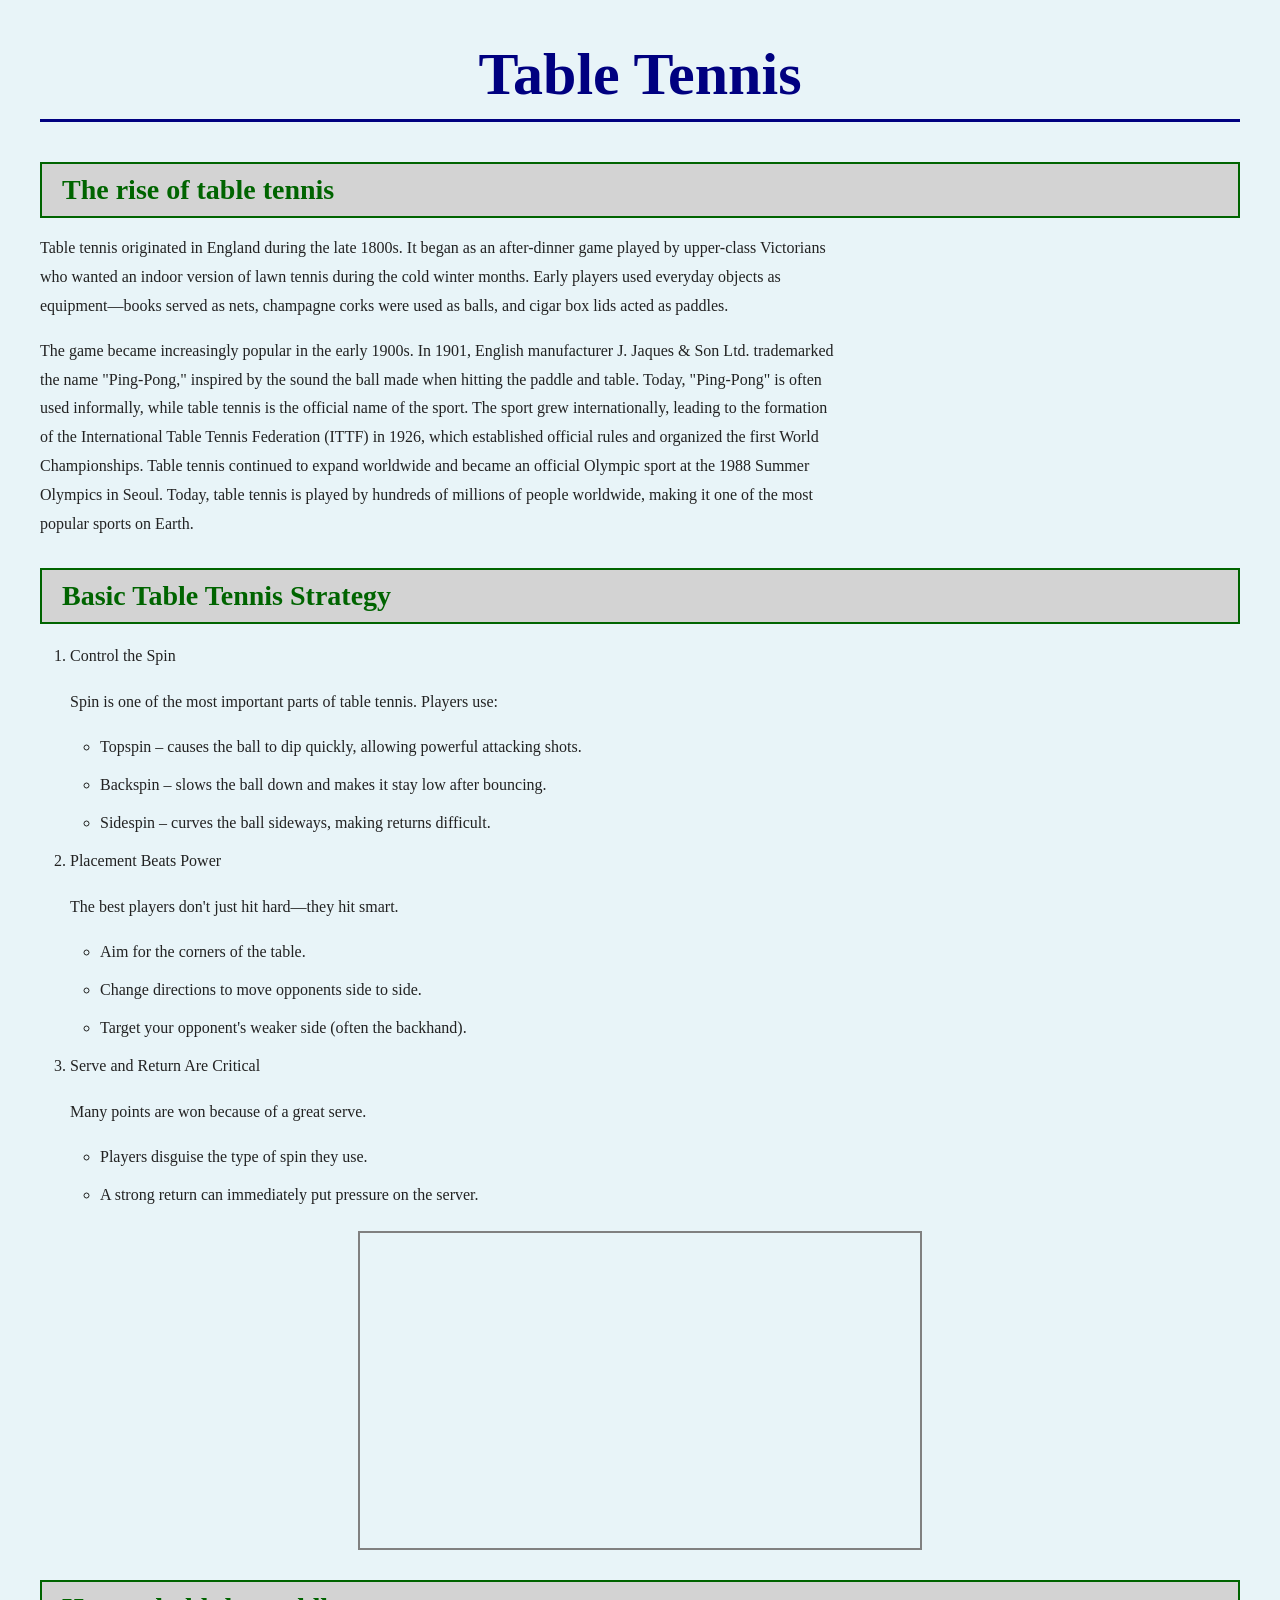
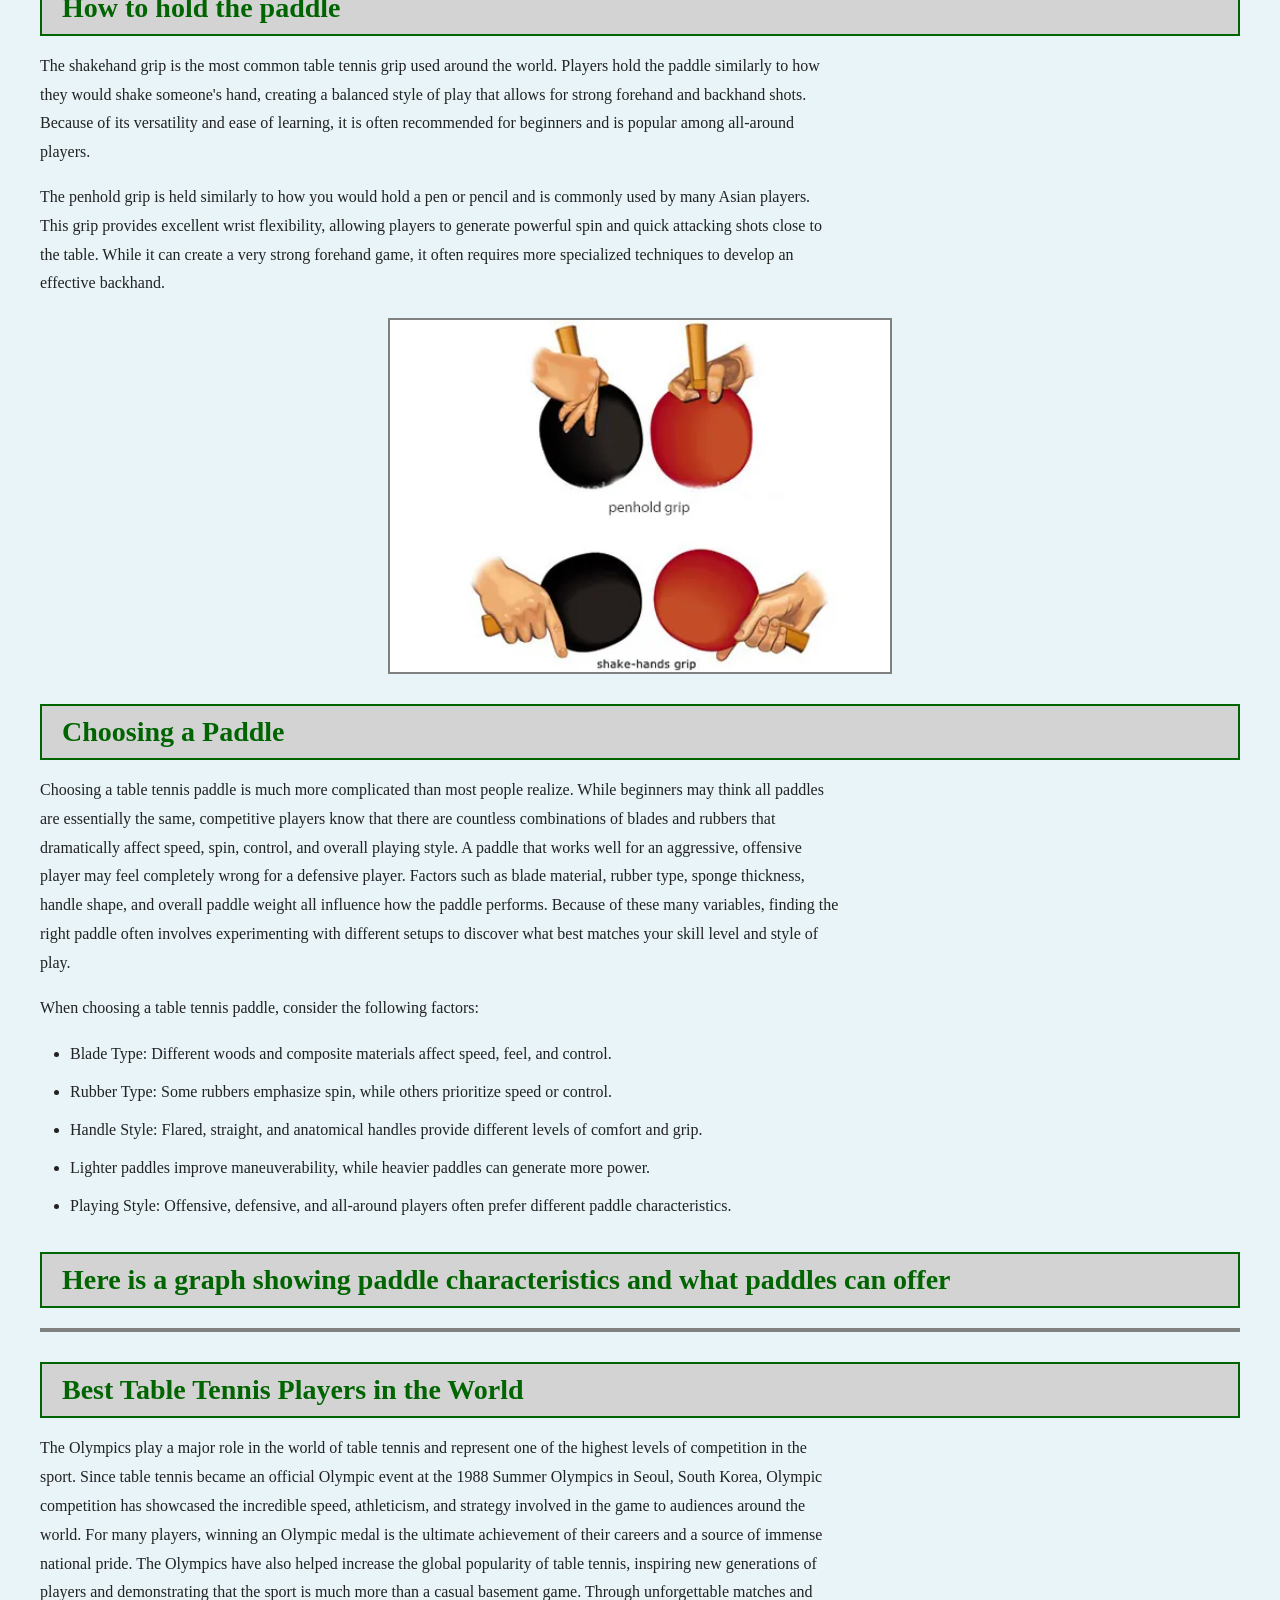
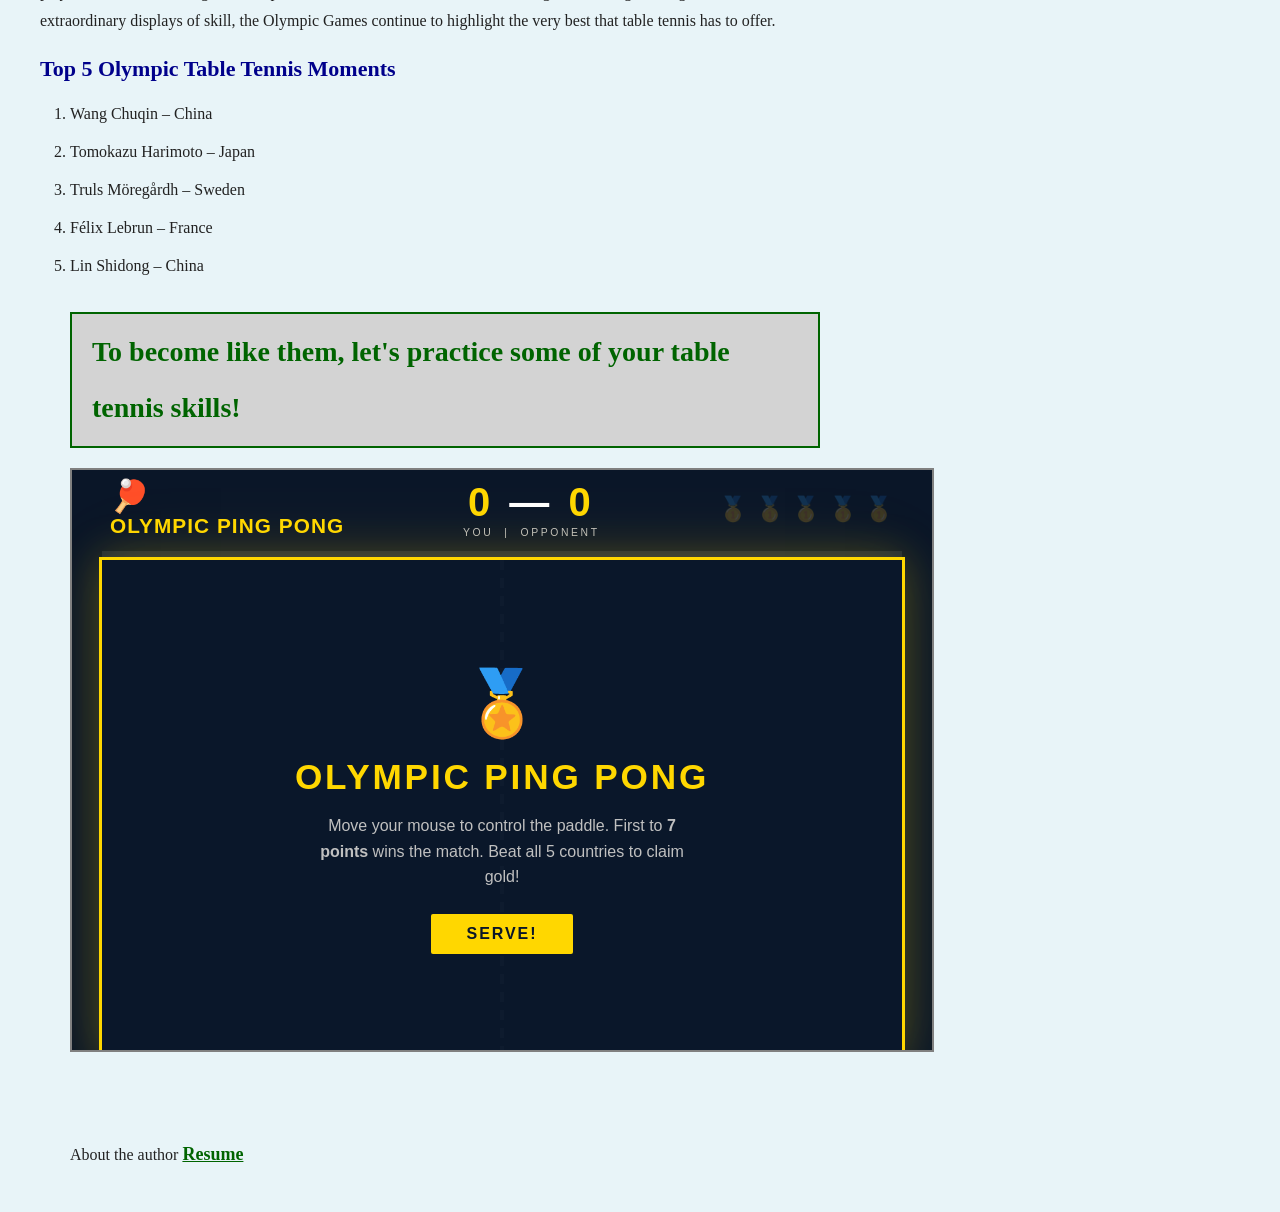
<file: Index.html>
<!DOCTYPE html>
<html lang="en">
<head>
    <meta charset="UTF-8">
    <meta name="viewport" content="width=device-width, initial-scale=1.0">
    <title>Table Tennis Highlights</title>
    <link rel="stylesheet" href="Styles/scratch.css">
</head>
<body>
    <h1>Table Tennis</h1>
    <h3>The rise of table tennis</h3>
    <p>Table tennis originated in England during the late 1800s. It began as an after-dinner game played by upper-class Victorians who wanted an indoor version of lawn tennis during the cold winter months. Early players used everyday objects as equipment—books served as nets, champagne corks were used as balls, and cigar box lids acted as paddles.</p>
    <p>The game became increasingly popular in the early 1900s. In 1901, English manufacturer J. Jaques & Son Ltd. trademarked the name "Ping-Pong," inspired by the sound the ball made when hitting the paddle and table. Today, "Ping-Pong" is often used informally, while table tennis is the official name of the sport.

The sport grew internationally, leading to the formation of the International Table Tennis Federation (ITTF) in 1926, which established official rules and organized the first World Championships. Table tennis continued to expand worldwide and became an official Olympic sport at the 1988 Summer Olympics in Seoul.

Today, table tennis is played by hundreds of millions of people worldwide, making it one of the most popular sports on Earth.</p>


<h3>Basic Table Tennis Strategy</h3>

<ol>
  <li>
    Control the Spin
    <p>Spin is one of the most important parts of table tennis. Players use:</p>
    <ul>
      <li>Topspin – causes the ball to dip quickly, allowing powerful attacking shots.</li>
      <li>Backspin – slows the ball down and makes it stay low after bouncing.</li>
      <li>Sidespin – curves the ball sideways, making returns difficult.</li>
    </ul>
  </li>

  <li>
    Placement Beats Power
    <p>The best players don't just hit hard—they hit smart.</p>
    <ul>
      <li>Aim for the corners of the table.</li>
      <li>Change directions to move opponents side to side.</li>
      <li>Target your opponent's weaker side (often the backhand).</li>
    </ul>
  </li>

  <li>
    Serve and Return Are Critical
    <p>Many points are won because of a great serve.</p>
    <ul>
      <li>Players disguise the type of spin they use.</li>
      <li>A strong return can immediately put pressure on the server.</li>
    </ul>
  </li>
</ol>





  <iframe class="image" width="560" height="315" src="https://www.youtube.com/embed/cKW-pp1pprg?si=Mi3cC9X_PJx6NeVA" title="YouTube video player" frameborder="0" allow="accelerometer; autoplay; clipboard-write; encrypted-media; gyroscope; picture-in-picture; web-share" referrerpolicy="strict-origin-when-cross-origin" allowfullscreen></iframe>
 
<h3>How to hold the paddle</h3>
<p>The shakehand grip is the most common table tennis grip used around the world. Players hold the paddle similarly to how they would shake someone's hand, creating a balanced style of play that allows for strong forehand and backhand shots. Because of its versatility and ease of learning, it is often recommended for beginners and is popular among all-around players.</p>
<p>The penhold grip is held similarly to how you would hold a pen or pencil and is commonly used by many Asian players. This grip provides excellent wrist flexibility, allowing players to generate powerful spin and quick attacking shots close to the table. While it can create a very strong forehand game, it often requires more specialized techniques to develop an effective backhand.</p>
<img class="image" src="Images/howtoholdpaddle.jpg" alt="Table Tennis Paddle Grip" width="500">

<h3>Choosing a Paddle</h3>
<p>Choosing a table tennis paddle is much more complicated than most people realize. While beginners may think all paddles are essentially the same, competitive players know that there are countless combinations of blades and rubbers that dramatically affect speed, spin, control, and overall playing style. A paddle that works well for an aggressive, offensive player may feel completely wrong for a defensive player. Factors such as blade material, rubber type, sponge thickness, handle shape, and overall paddle weight all influence how the paddle performs. Because of these many variables, finding the right paddle often involves experimenting with different setups to discover what best matches your skill level and style of play.</p>
<p>When choosing a table tennis paddle, consider the following factors:</p>
<ul>
    <li>Blade Type: Different woods and composite materials affect speed, feel, and control.</li>
    <li>Rubber Type: Some rubbers emphasize spin, while others prioritize speed or control.</li>
    <li>Handle Style: Flared, straight, and anatomical handles provide different levels of comfort and grip.</li>
    <li>Lighter paddles improve maneuverability, while heavier paddles can generate more power.</li>
    <li>Playing Style: Offensive, defensive, and all-around players often prefer different paddle characteristics.</li>
</ul>
<h3>Here is a graph showing paddle characteristics and what paddles can offer</h3>
<div class="image" class='tableauPlaceholder' id='viz1781218156232' style='position: relative'><noscript><a href='#'><img alt=' ' src='https:&#47;&#47;public.tableau.com&#47;static&#47;images&#47;bl&#47;blades&#47;Blades&#47;1_rss.png' style='border: none' /></a></noscript><object class='tableauViz'  style='display:none;'><param name='host_url' value='https%3A%2F%2Fpublic.tableau.com%2F' /> <param name='embed_code_version' value='3' /> <param name='path' value='views&#47;blades&#47;Blades?:language=en-US&amp;:embed=true&amp;:sid=&amp;:redirect=auth' /> <param name='toolbar' value='yes' /><param name='static_image' value='https:&#47;&#47;public.tableau.com&#47;static&#47;images&#47;bl&#47;blades&#47;Blades&#47;1.png' /> <param name='animate_transition' value='yes' /><param name='display_static_image' value='yes' /><param name='display_spinner' value='yes' /><param name='display_overlay' value='yes' /><param name='display_count' value='yes' /><param name='language' value='en-US' /></object></div>                <script type='text/javascript'>                    var divElement = document.getElementById('viz1781218156232');                    var vizElement = divElement.getElementsByTagName('object')[0];                    if ( divElement.offsetWidth > 800 ) { vizElement.style.width='1000px';vizElement.style.height='1027px';} else if ( divElement.offsetWidth > 500 ) { vizElement.style.width='1000px';vizElement.style.height='1027px';} else { vizElement.style.width='100%';vizElement.style.height='1877px';}                     var scriptElement = document.createElement('script');                    scriptElement.src = 'https://public.tableau.com/javascripts/api/viz_v1.js';                    vizElement.parentNode.insertBefore(scriptElement, vizElement);                </script>

<h3> Best Table Tennis Players in the World</h3>
<p>The Olympics play a major role in the world of table tennis and represent one of the highest levels of competition in the sport. Since table tennis became an official Olympic event at the 1988 Summer Olympics in Seoul, South Korea, Olympic competition has showcased the incredible speed, athleticism, and strategy involved in the game to audiences around the world. For many players, winning an Olympic medal is the ultimate achievement of their careers and a source of immense national pride. The Olympics have also helped increase the global popularity of table tennis, inspiring new generations of players and demonstrating that the sport is much more than a casual basement game. Through unforgettable matches and extraordinary displays of skill, the Olympic Games continue to highlight the very best that table tennis has to offer.</p>
<h4>Top 5 Olympic Table Tennis Moments</h4>
<ol>
    <li>Wang Chuqin – China</li>
    <li>Tomokazu Harimoto – Japan</li>
    <li>Truls Möregårdh – Sweden</li>
    <li>Félix Lebrun – France</li>
    <li>Lin Shidong – China</li>
<h3>To become like them, let's practice some of your table tennis skills!</h3>
<iframe class="image" src="Pages/Tabletennisgame.html" width="860" height="580" frameborder="0" scrolling="no"></iframe>


<br> <br>
About the author <a href = "Pages/pretty.html">Resume</a>




</body>
</html>
</file>
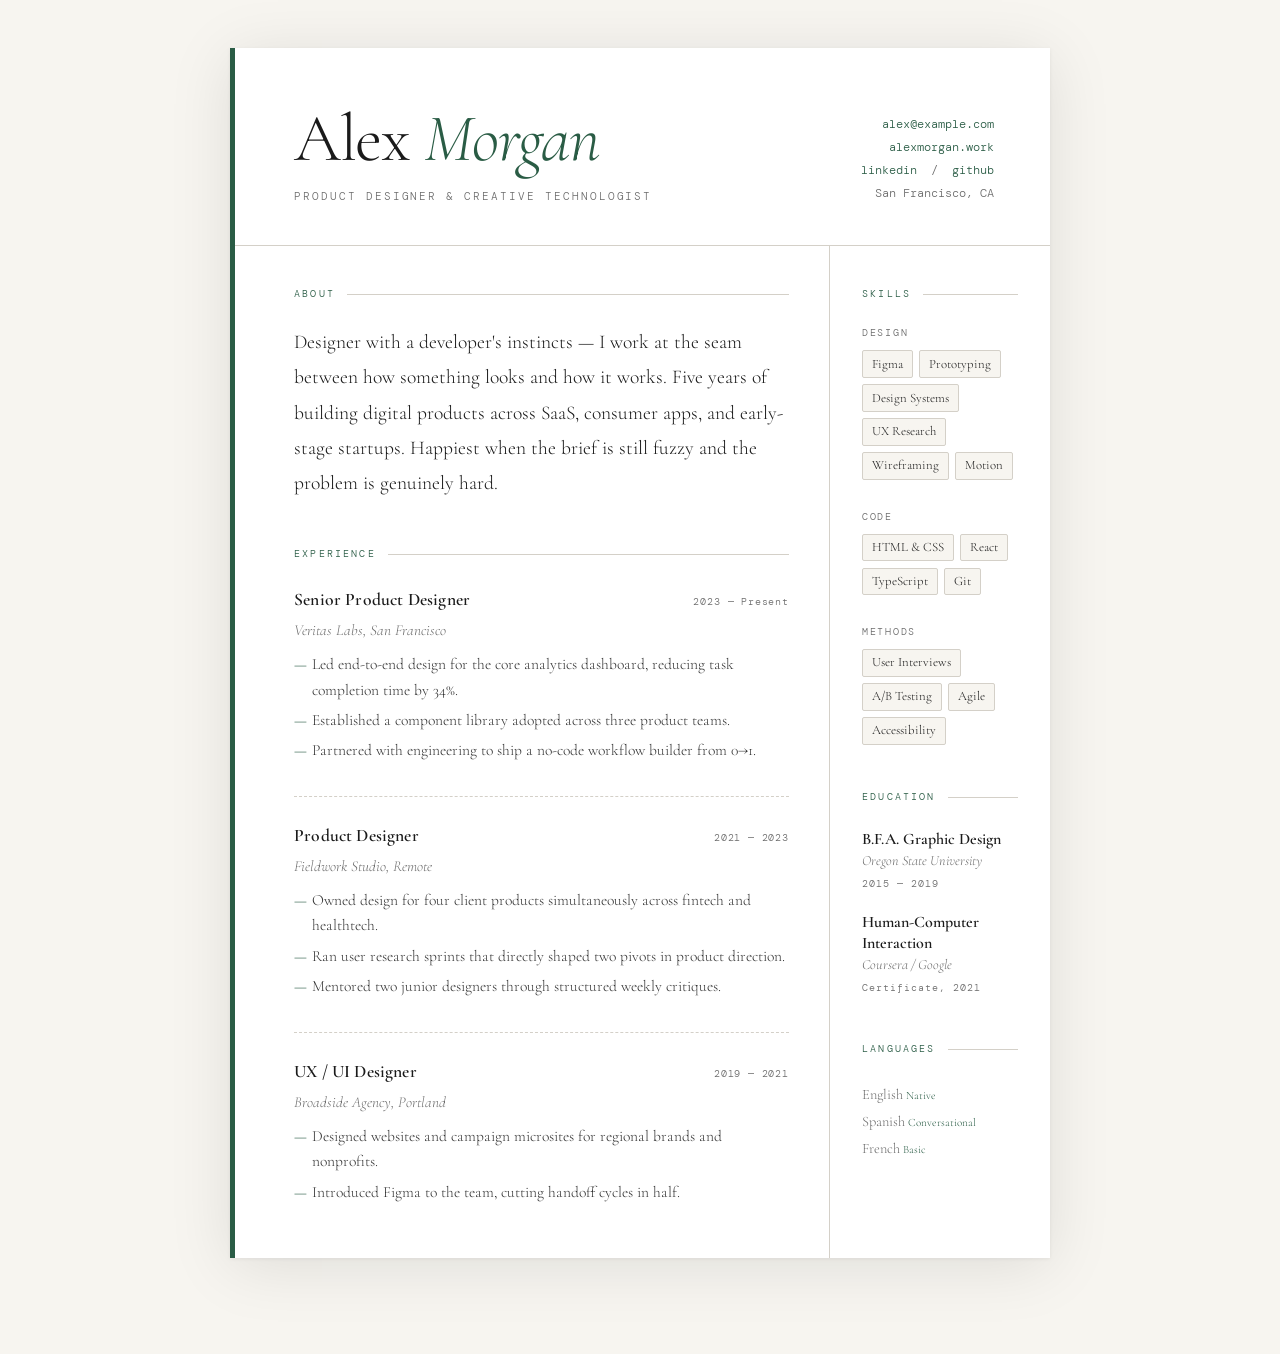
<file: Pages/Pretty.html>
<!DOCTYPE html>
<html lang="en">
<head>
  <meta charset="UTF-8" />
  <meta name="viewport" content="width=device-width, initial-scale=1.0"/>
  <title>Resume — Alex Morgan</title>
  <link href="https://fonts.googleapis.com/css2?family=Cormorant+Garamond:ital,wght@0,300;0,400;0,600;1,300;1,400&family=DM+Mono:wght@300;400&display=swap" rel="stylesheet"/>
  <style>
    *, *::before, *::after { box-sizing: border-box; margin: 0; padding: 0; }

    :root {
      --ink:    #1a1a1a;
      --mid:    #6b6b6b;
      --rule:   #d4d0c8;
      --cream:  #f7f5f0;
      --accent: #2a5c45;
      --paper:  #ffffff;
    }

    html { font-size: 16px; scroll-behavior: smooth; }

    body {
      background: var(--cream);
      color: var(--ink);
      font-family: 'Cormorant Garamond', Georgia, serif;
      font-weight: 300;
      line-height: 1.7;
      min-height: 100vh;
      display: flex;
      align-items: flex-start;
      justify-content: center;
      padding: 3rem 1.5rem 6rem;
    }

    .page {
      background: var(--paper);
      width: 100%;
      max-width: 820px;
      box-shadow: 0 8px 60px rgba(0,0,0,0.10), 0 1px 4px rgba(0,0,0,0.06);
      position: relative;
    }

    .page::before {
      content: '';
      position: absolute;
      top: 0; left: 0; bottom: 0;
      width: 5px;
      background: var(--accent);
    }

    header {
      padding: 3.5rem 3.5rem 2.5rem 4rem;
      border-bottom: 1px solid var(--rule);
      display: grid;
      grid-template-columns: 1fr auto;
      align-items: end;
      gap: 1rem;
    }

    .name {
      font-size: clamp(2.8rem, 6vw, 4.2rem);
      font-weight: 300;
      letter-spacing: -0.02em;
      line-height: 1.05;
      color: var(--ink);
    }

    .name em {
      font-style: italic;
      color: var(--accent);
    }

    .title-tag {
      font-family: 'DM Mono', monospace;
      font-size: 0.68rem;
      font-weight: 300;
      letter-spacing: 0.18em;
      text-transform: uppercase;
      color: var(--mid);
      margin-top: 0.75rem;
    }

    .contact-col {
      text-align: right;
      font-family: 'DM Mono', monospace;
      font-size: 0.72rem;
      font-weight: 300;
      line-height: 2;
      color: var(--mid);
    }

    .contact-col a {
      color: var(--accent);
      text-decoration: none;
      border-bottom: 1px solid transparent;
      transition: border-color 0.2s;
    }
    .contact-col a:hover { border-color: var(--accent); }

    .body {
      display: grid;
      grid-template-columns: 1fr 220px;
    }

    .main  { padding: 2.5rem 2.5rem 3rem 4rem; border-right: 1px solid var(--rule); }
    .aside { padding: 2.5rem 2rem 3rem 2rem; }

    .section-label {
      font-family: 'DM Mono', monospace;
      font-size: 0.62rem;
      letter-spacing: 0.22em;
      text-transform: uppercase;
      color: var(--accent);
      margin-bottom: 1.4rem;
      display: flex;
      align-items: center;
      gap: 0.75rem;
    }
    .section-label::after {
      content: '';
      flex: 1;
      height: 1px;
      background: var(--rule);
    }

    section { margin-bottom: 2.8rem; }
    section:last-child { margin-bottom: 0; }

    .summary {
      font-size: 1.22rem;
      font-weight: 300;
      line-height: 1.8;
      color: var(--ink);
    }

    .job { margin-bottom: 2rem; }
    .job:last-child { margin-bottom: 0; }

    .job-header {
      display: flex;
      justify-content: space-between;
      align-items: baseline;
      flex-wrap: wrap;
      gap: 0.25rem;
      margin-bottom: 0.2rem;
    }

    .job-title {
      font-size: 1.1rem;
      font-weight: 600;
      letter-spacing: 0.01em;
    }

    .job-date {
      font-family: 'DM Mono', monospace;
      font-size: 0.65rem;
      color: var(--mid);
      letter-spacing: 0.08em;
    }

    .job-company {
      font-style: italic;
      color: var(--mid);
      font-size: 0.95rem;
      margin-bottom: 0.5rem;
    }

    .job ul {
      list-style: none;
      padding: 0;
    }

    .job ul li {
      padding-left: 1.1rem;
      position: relative;
      font-size: 0.97rem;
      color: #333;
      line-height: 1.65;
      margin-bottom: 0.3rem;
    }

    .job ul li::before {
      content: '—';
      position: absolute;
      left: 0;
      color: var(--accent);
      font-weight: 400;
    }

    .job-divider {
      border: none;
      border-top: 1px dashed var(--rule);
      margin: 1.5rem 0;
    }

    .skill-group { margin-bottom: 1.8rem; }

    .skill-group-name {
      font-family: 'DM Mono', monospace;
      font-size: 0.6rem;
      letter-spacing: 0.18em;
      text-transform: uppercase;
      color: var(--mid);
      margin-bottom: 0.55rem;
    }

    .skill-pill-list {
      display: flex;
      flex-wrap: wrap;
      gap: 0.4rem;
    }

    .pill {
      background: var(--cream);
      border: 1px solid var(--rule);
      border-radius: 2px;
      padding: 0.2rem 0.55rem;
      font-size: 0.8rem;
      color: var(--ink);
      line-height: 1.5;
    }

    .edu-item { margin-bottom: 1.2rem; }
    .edu-degree {
      font-size: 1rem;
      font-weight: 600;
      line-height: 1.3;
    }
    .edu-school {
      font-style: italic;
      color: var(--mid);
      font-size: 0.88rem;
    }
    .edu-year {
      font-family: 'DM Mono', monospace;
      font-size: 0.62rem;
      color: var(--mid);
      letter-spacing: 0.1em;
      margin-top: 0.15rem;
    }

    @media (max-width: 640px) {
      header { grid-template-columns: 1fr; padding: 2.5rem 1.75rem 2rem 2rem; }
      .contact-col { text-align: left; }
      .body { grid-template-columns: 1fr; }
      .main { padding: 2rem 1.75rem 2rem 2rem; border-right: none; border-bottom: 1px solid var(--rule); }
      .aside { padding: 2rem 1.75rem 2.5rem 2rem; }
    }

    @media (prefers-reduced-motion: reduce) { html { scroll-behavior: auto; } }
  </style>
</head>
<body>
<div class="page">

  <header>
    <div>
      <h1 class="name">Alex <em>Morgan</em></h1>
      <p class="title-tag">Product Designer &amp; Creative Technologist</p>
    </div>
    <div class="contact-col">
      <a href="mailto:alex@example.com">alex@example.com</a><br>
      <a href="https://alexmorgan.work" target="_blank">alexmorgan.work</a><br>
      <a href="https://linkedin.com/in/alexmorgan" target="_blank">linkedin</a>
      &nbsp;/&nbsp;
      <a href="https://github.com/alexmorgan" target="_blank">github</a><br>
      San Francisco, CA
    </div>
  </header>

  <div class="body">

    <main class="main">

      <section>
        <p class="section-label">About</p>
        <p class="summary">
          Designer with a developer's instincts — I work at the seam between how something looks
          and how it works. Five years of building digital products across SaaS, consumer apps,
          and early-stage startups. Happiest when the brief is still fuzzy and the problem is
          genuinely hard.
        </p>
      </section>

      <section>
        <p class="section-label">Experience</p>

        <div class="job">
          <div class="job-header">
            <span class="job-title">Senior Product Designer</span>
            <span class="job-date">2023 — Present</span>
          </div>
          <p class="job-company">Veritas Labs, San Francisco</p>
          <ul>
            <li>Led end-to-end design for the core analytics dashboard, reducing task completion time by 34%.</li>
            <li>Established a component library adopted across three product teams.</li>
            <li>Partnered with engineering to ship a no-code workflow builder from 0→1.</li>
          </ul>
        </div>

        <hr class="job-divider">

        <div class="job">
          <div class="job-header">
            <span class="job-title">Product Designer</span>
            <span class="job-date">2021 — 2023</span>
          </div>
          <p class="job-company">Fieldwork Studio, Remote</p>
          <ul>
            <li>Owned design for four client products simultaneously across fintech and healthtech.</li>
            <li>Ran user research sprints that directly shaped two pivots in product direction.</li>
            <li>Mentored two junior designers through structured weekly critiques.</li>
          </ul>
        </div>

        <hr class="job-divider">

        <div class="job">
          <div class="job-header">
            <span class="job-title">UX / UI Designer</span>
            <span class="job-date">2019 — 2021</span>
          </div>
          <p class="job-company">Broadside Agency, Portland</p>
          <ul>
            <li>Designed websites and campaign microsites for regional brands and nonprofits.</li>
            <li>Introduced Figma to the team, cutting handoff cycles in half.</li>
          </ul>
        </div>
      </section>

    </main>

    <aside class="aside">

      <section>
        <p class="section-label">Skills</p>

        <div class="skill-group">
          <p class="skill-group-name">Design</p>
          <div class="skill-pill-list">
            <span class="pill">Figma</span>
            <span class="pill">Prototyping</span>
            <span class="pill">Design Systems</span>
            <span class="pill">UX Research</span>
            <span class="pill">Wireframing</span>
            <span class="pill">Motion</span>
          </div>
        </div>

        <div class="skill-group">
          <p class="skill-group-name">Code</p>
          <div class="skill-pill-list">
            <span class="pill">HTML &amp; CSS</span>
            <span class="pill">React</span>
            <span class="pill">TypeScript</span>
            <span class="pill">Git</span>
          </div>
        </div>

        <div class="skill-group">
          <p class="skill-group-name">Methods</p>
          <div class="skill-pill-list">
            <span class="pill">User Interviews</span>
            <span class="pill">A/B Testing</span>
            <span class="pill">Agile</span>
            <span class="pill">Accessibility</span>
          </div>
        </div>
      </section>

      <section>
        <p class="section-label">Education</p>

        <div class="edu-item">
          <p class="edu-degree">B.F.A. Graphic Design</p>
          <p class="edu-school">Oregon State University</p>
          <p class="edu-year">2015 — 2019</p>
        </div>

        <div class="edu-item">
          <p class="edu-degree">Human-Computer Interaction</p>
          <p class="edu-school">Coursera / Google</p>
          <p class="edu-year">Certificate, 2021</p>
        </div>
      </section>

      <section>
        <p class="section-label">Languages</p>
        <p style="font-size:0.9rem; color: var(--mid); line-height:1.9;">
          English <span style="color:var(--accent); font-size:0.7rem;">Native</span><br>
          Spanish <span style="color:var(--accent); font-size:0.7rem;">Conversational</span><br>
          French <span style="color:var(--accent); font-size:0.7rem;">Basic</span>
        </p>
      </section>

    </aside>
  </div>

</div>
</body>
</html>
</file>
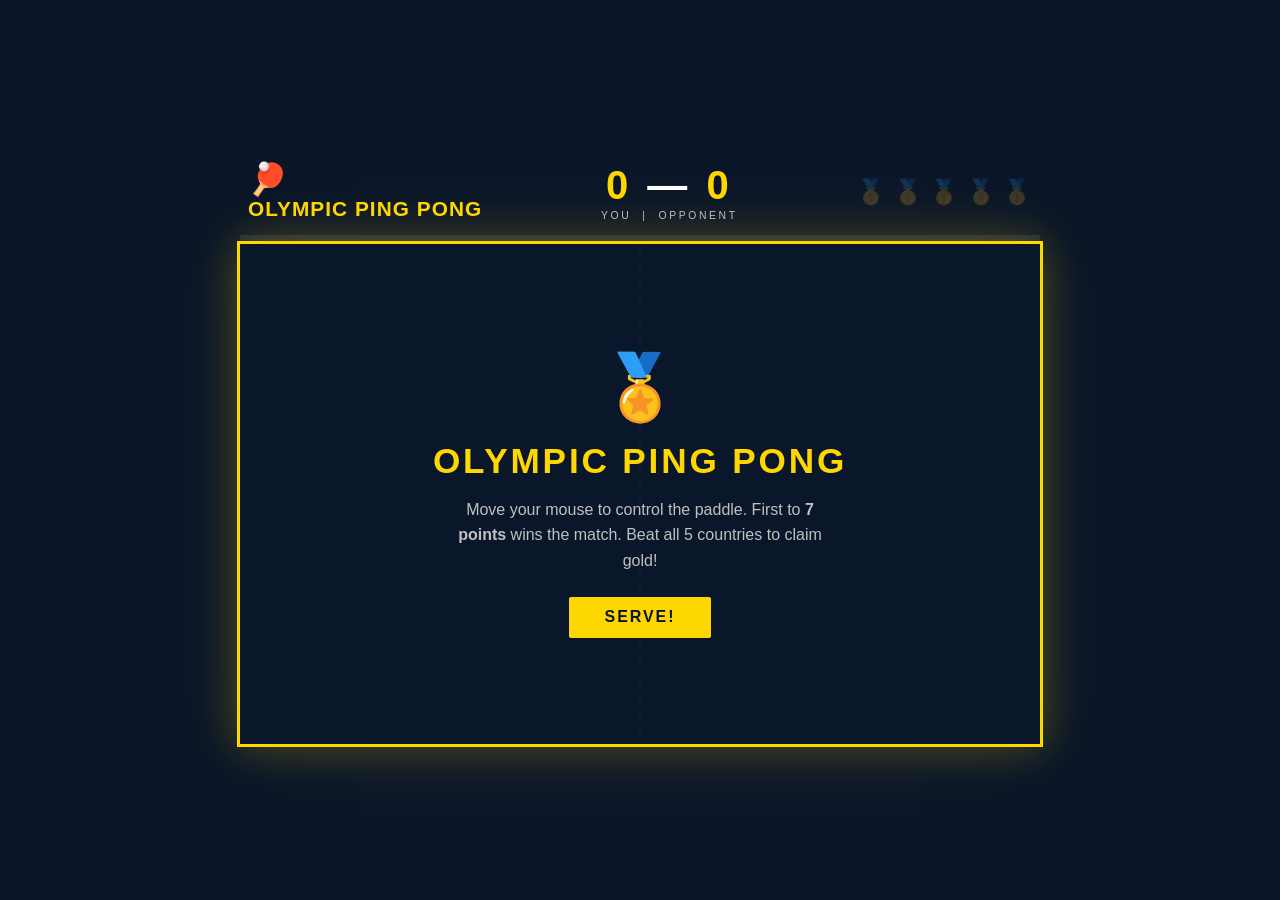
<file: Pages/Tabletennisgame.html>
<!DOCTYPE html>
<html lang="en">
<head>
  <meta charset="UTF-8"/>
  <meta name="viewport" content="width=device-width, initial-scale=1.0"/>
  <title>Olympic Ping Pong</title>
  <style>
    * { box-sizing: border-box; margin: 0; padding: 0; }

    :root {
      --gold:   #FFD700;
      --silver: #C0C0C0;
      --navy:   #0a1628;
      --red:    #c0392b;
      --green:  #27ae60;
      --white:  #ffffff;
    }

    body {
      background: var(--navy);
      display: flex;
      flex-direction: column;
      align-items: center;
      justify-content: center;
      min-height: 100vh;
      font-family: 'Segoe UI', sans-serif;
      color: var(--white);
      overflow: hidden;
    }

    #ui {
      width: 800px;
      display: flex;
      justify-content: space-between;
      align-items: center;
      padding: 0.6rem 0.5rem;
    }

    #level-info {
      display: flex;
      flex-direction: column;
      align-items: flex-start;
      gap: 2px;
    }

    #opponent-name {
      font-size: 1.3rem;
      font-weight: 700;
      color: var(--gold);
      letter-spacing: 0.05em;
      text-transform: uppercase;
    }

    #opponent-flag {
      font-size: 2rem;
      line-height: 1;
    }

    #score-board {
      text-align: center;
    }

    #score {
      font-size: 2.5rem;
      font-weight: 900;
      letter-spacing: 0.1em;
      color: var(--white);
    }

    #score span { color: var(--gold); }

    #score-label {
      font-size: 0.65rem;
      letter-spacing: 0.25em;
      text-transform: uppercase;
      color: var(--silver);
      margin-top: 2px;
    }

    #medals {
      display: flex;
      gap: 0.4rem;
      font-size: 1.5rem;
    }

    .medal { opacity: 0.2; transition: opacity 0.4s; }
    .medal.earned { opacity: 1; }

    #canvas-wrap {
      position: relative;
      border: 3px solid var(--gold);
      box-shadow: 0 0 40px rgba(255,215,0,0.25), 0 0 80px rgba(255,215,0,0.08);
    }

    canvas {
      display: block;
      cursor: none;
    }

    /* Overlay screens */
    .overlay {
      position: absolute;
      inset: 0;
      display: flex;
      flex-direction: column;
      align-items: center;
      justify-content: center;
      background: rgba(10,22,40,0.88);
      text-align: center;
      gap: 1rem;
      padding: 2rem;
    }

    .overlay.hidden { display: none; }

    .overlay h2 {
      font-size: 2.2rem;
      font-weight: 900;
      color: var(--gold);
      text-transform: uppercase;
      letter-spacing: 0.08em;
    }

    .overlay p {
      font-size: 1rem;
      color: var(--silver);
      max-width: 380px;
      line-height: 1.6;
    }

    .overlay .flag-big { font-size: 4rem; }

    .btn {
      margin-top: 0.5rem;
      padding: 0.7rem 2.2rem;
      background: var(--gold);
      color: var(--navy);
      font-size: 1rem;
      font-weight: 800;
      text-transform: uppercase;
      letter-spacing: 0.12em;
      border: none;
      cursor: pointer;
      border-radius: 2px;
      transition: background 0.2s, transform 0.1s;
    }
    .btn:hover { background: #ffe84d; transform: scale(1.03); }
    .btn:active { transform: scale(0.98); }

    #progress-bar-wrap {
      width: 800px;
      height: 6px;
      background: rgba(255,255,255,0.08);
      margin-top: 4px;
    }

    #progress-bar {
      height: 100%;
      background: var(--gold);
      width: 0%;
      transition: width 0.3s;
    }
  </style>
</head>
<body>

<div id="ui">
  <div id="level-info">
    <div id="opponent-flag">🏓</div>
    <div id="opponent-name">Olympic Ping Pong</div>
  </div>
  <div id="score-board">
    <div id="score"><span id="p-score">0</span> — <span id="a-score">0</span></div>
    <div id="score-label">You &nbsp;|&nbsp; Opponent</div>
  </div>
  <div id="medals">
    <div class="medal" id="m1">🥇</div>
    <div class="medal" id="m2">🥇</div>
    <div class="medal" id="m3">🥇</div>
    <div class="medal" id="m4">🥇</div>
    <div class="medal" id="m5">🥇</div>
  </div>
</div>

<div id="progress-bar-wrap"><div id="progress-bar"></div></div>

<div id="canvas-wrap">
  <canvas id="c" width="800" height="500"></canvas>

  <!-- START -->
  <div class="overlay" id="screen-start">
    <div class="flag-big">🏅</div>
    <h2>Olympic Ping Pong</h2>
    <p>Move your mouse to control the paddle. First to <strong>7 points</strong> wins the match. Beat all 5 countries to claim gold!</p>
    <button class="btn" onclick="startGame()">Serve!</button>
  </div>

  <!-- WIN ROUND -->
  <div class="overlay hidden" id="screen-win">
    <div class="flag-big" id="win-flag"></div>
    <h2 id="win-title">You Win!</h2>
    <p id="win-msg"></p>
    <button class="btn" id="win-btn" onclick="nextLevel()">Next Match</button>
  </div>

  <!-- LOSE ROUND -->
  <div class="overlay hidden" id="screen-lose">
    <div class="flag-big" id="lose-flag"></div>
    <h2 style="color:#e74c3c;">Defeated!</h2>
    <p id="lose-msg"></p>
    <button class="btn" onclick="restartLevel()">Try Again</button>
  </div>

  <!-- CHAMPION -->
  <div class="overlay hidden" id="screen-champ">
    <div class="flag-big">🥇🎉🥇</div>
    <h2>Olympic Champion!</h2>
    <p>You defeated every country and claimed the gold medal. Legendary.</p>
    <button class="btn" onclick="resetGame()">Play Again</button>
  </div>

</div>

<script>
  // ── Opponents ──────────────────────────────────────────────
  const OPPONENTS = [
    { name: "China",  flag: "🇨🇳", color: "#c0392b" },
    { name: "Japan",  flag: "🇯🇵", color: "#e74c3c" },
    { name: "Germany",flag: "🇩🇪", color: "#f39c12" },
    { name: "Brazil", flag: "🇧🇷", color: "#27ae60" },
    { name: "USA",    flag: "🇺🇸", color: "#2980b9" },
  ];

  const WIN_SCORE   = 7;
  const BASE_SPEED  = 5;
  const SPEED_INC   = 1.1;   // multiplier per level

  // ── Canvas setup ──────────────────────────────────────────
  const canvas = document.getElementById('c');
  const ctx    = canvas.getContext('2d');
  const W = canvas.width, H = canvas.height;

  // ── State ─────────────────────────────────────────────────
  let level, playerScore, aiScore, medals;
  let ball, playerPaddle, aiPaddle;
  let running, animId;
  let mouseY = H / 2;

  // ── Init structures ───────────────────────────────────────
  function makeBall(lvl) {
    const spd = BASE_SPEED * Math.pow(SPEED_INC, lvl);
    const angle = (Math.random() * 60 - 30) * Math.PI / 180;
    const dir   = Math.random() < 0.5 ? 1 : -1;
    return {
      x: W / 2, y: H / 2,
      r: 8,
      vx: spd * Math.cos(angle) * dir,
      vy: spd * Math.sin(angle),
      trail: []
    };
  }

  function makePlayerPaddle() {
    return { x: 18, y: H/2, w: 14, h: 80 };
  }

  function makeAiPaddle() {
    return { x: W - 18 - 14, y: H/2, w: 14, h: 90 };
  }

  // ── Mouse tracking ────────────────────────────────────────
  canvas.addEventListener('mousemove', e => {
    const rect = canvas.getBoundingClientRect();
    mouseY = e.clientY - rect.top;
  });

  // ── Game start / reset ────────────────────────────────────
  function startGame() {
    level       = 0;
    playerScore = 0;
    aiScore     = 0;
    medals      = 0;
    document.querySelectorAll('.medal').forEach(m => m.classList.remove('earned'));
    hide('screen-start');
    beginLevel();
  }

  function resetGame() {
    hide('screen-champ');
    startGame();
  }

  function beginLevel() {
    const opp = OPPONENTS[level];
    document.getElementById('opponent-name').textContent = opp.name;
    document.getElementById('opponent-flag').textContent = opp.flag;
    playerScore = 0;
    aiScore     = 0;
    updateScore();
    updateProgress();
    ball         = makeBall(level);
    playerPaddle = makePlayerPaddle();
    aiPaddle     = makeAiPaddle();
    running      = true;
    if (animId) cancelAnimationFrame(animId);
    loop();
  }

  function restartLevel() {
    hide('screen-lose');
    beginLevel();
  }

  function nextLevel() {
    hide('screen-win');
    level++;
    if (level >= OPPONENTS.length) {
      show('screen-champ');
      return;
    }
    beginLevel();
  }

  // ── Main loop ─────────────────────────────────────────────
  function loop() {
    if (!running) return;
    update();
    draw();
    animId = requestAnimationFrame(loop);
  }

  // ── AI difficulty scales with level ───────────────────────
  function aiSpeed() { return 2.5 + level * 0.9; }
  function aiError()  { return 28 - level * 4; }   // random offset shrinks each level

  // ── Update ────────────────────────────────────────────────
  function update() {
    // Player paddle follows mouse
    playerPaddle.y = clamp(mouseY - playerPaddle.h / 2, 0, H - playerPaddle.h);

    // AI paddle chases ball with imperfection
    const aiTarget = ball.y - aiPaddle.h / 2 + (Math.random() * aiError() * 2 - aiError());
    if (aiPaddle.y + aiPaddle.h / 2 < ball.y - 5)
      aiPaddle.y = Math.min(aiPaddle.y + aiSpeed(), H - aiPaddle.h);
    else if (aiPaddle.y + aiPaddle.h / 2 > ball.y + 5)
      aiPaddle.y = Math.max(aiPaddle.y - aiSpeed(), 0);

    // Ball trail
    ball.trail.push({ x: ball.x, y: ball.y });
    if (ball.trail.length > 8) ball.trail.shift();

    // Move ball
    ball.x += ball.vx;
    ball.y += ball.vy;

    // Top / bottom walls
    if (ball.y - ball.r <= 0) { ball.y = ball.r; ball.vy *= -1; }
    if (ball.y + ball.r >= H) { ball.y = H - ball.r; ball.vy *= -1; }

    // Player paddle collision
    if (
      ball.vx < 0 &&
      ball.x - ball.r <= playerPaddle.x + playerPaddle.w &&
      ball.x - ball.r >= playerPaddle.x &&
      ball.y >= playerPaddle.y &&
      ball.y <= playerPaddle.y + playerPaddle.h
    ) {
      const hit = (ball.y - (playerPaddle.y + playerPaddle.h / 2)) / (playerPaddle.h / 2);
      const angle = hit * 60 * Math.PI / 180;
      const spd = Math.hypot(ball.vx, ball.vy) * 1.04;
      ball.vx = spd * Math.cos(angle);
      ball.vy = spd * Math.sin(angle);
      ball.x  = playerPaddle.x + playerPaddle.w + ball.r;
    }

    // AI paddle collision
    if (
      ball.vx > 0 &&
      ball.x + ball.r >= aiPaddle.x &&
      ball.x + ball.r <= aiPaddle.x + aiPaddle.w &&
      ball.y >= aiPaddle.y &&
      ball.y <= aiPaddle.y + aiPaddle.h
    ) {
      const hit = (ball.y - (aiPaddle.y + aiPaddle.h / 2)) / (aiPaddle.h / 2);
      const angle = hit * 60 * Math.PI / 180;
      const spd = Math.hypot(ball.vx, ball.vy) * 1.02;
      ball.vx = -spd * Math.cos(angle);
      ball.vy =  spd * Math.sin(angle);
      ball.x  = aiPaddle.x - ball.r;
    }

    // Scoring
    if (ball.x < 0) {
      aiScore++;
      updateScore();
      checkRoundOver() || resetBall();
    }
    if (ball.x > W) {
      playerScore++;
      updateScore();
      checkRoundOver() || resetBall();
    }
  }

  function resetBall() {
    ball = makeBall(level);
  }

  function checkRoundOver() {
    const opp = OPPONENTS[level];
    if (playerScore >= WIN_SCORE) {
      running = false;
      medals++;
      document.getElementById('m' + medals).classList.add('earned');
      document.getElementById('win-flag').textContent   = opp.flag;
      document.getElementById('win-title').textContent  = `You Beat ${opp.name}!`;
      document.getElementById('win-msg').textContent    =
        level < OPPONENTS.length - 1
          ? `Great match! Next up: ${OPPONENTS[level+1].name} ${OPPONENTS[level+1].flag}. Brace yourself — they're faster.`
          : `You've reached the final. One last match for the gold!`;
      const btn = document.getElementById('win-btn');
      btn.textContent = level < OPPONENTS.length - 1 ? 'Next Match' : 'Final Match!';
      show('screen-win');
      return true;
    }
    if (aiScore >= WIN_SCORE) {
      running = false;
      document.getElementById('lose-flag').textContent = opp.flag;
      document.getElementById('lose-msg').textContent  =
        `${opp.name} wins ${aiScore}–${playerScore}. No medal this round — try again!`;
      show('screen-lose');
      return true;
    }
    return false;
  }

  // ── Draw ──────────────────────────────────────────────────
  function draw() {
    // Background
    ctx.fillStyle = '#0d1f3c';
    ctx.fillRect(0, 0, W, H);

    // Table lines
    ctx.setLineDash([12, 10]);
    ctx.strokeStyle = 'rgba(255,255,255,0.08)';
    ctx.lineWidth = 2;
    ctx.beginPath(); ctx.moveTo(W/2, 0); ctx.lineTo(W/2, H); ctx.stroke();
    ctx.setLineDash([]);

    // Net
    for (let y = 0; y < H; y += 18) {
      ctx.fillStyle = y % 36 === 0 ? 'rgba(255,255,255,0.25)' : 'rgba(255,255,255,0.12)';
      ctx.fillRect(W/2 - 2, y, 4, 10);
    }

    // Ball trail
    ball.trail.forEach((pt, i) => {
      const alpha = (i / ball.trail.length) * 0.35;
      ctx.beginPath();
      ctx.arc(pt.x, pt.y, ball.r * 0.75, 0, Math.PI * 2);
      ctx.fillStyle = `rgba(255,215,0,${alpha})`;
      ctx.fill();
    });

    // Ball
    const grad = ctx.createRadialGradient(ball.x - 2, ball.y - 2, 1, ball.x, ball.y, ball.r);
    grad.addColorStop(0, '#ffffff');
    grad.addColorStop(1, '#ffd700');
    ctx.beginPath();
    ctx.arc(ball.x, ball.y, ball.r, 0, Math.PI * 2);
    ctx.fillStyle = grad;
    ctx.shadowColor = '#ffd700';
    ctx.shadowBlur  = 14;
    ctx.fill();
    ctx.shadowBlur  = 0;

    // Player paddle
    drawPaddle(playerPaddle, '#3498db', '#5dade2');

    // AI paddle — color changes per opponent
    const oppColor = OPPONENTS[level]?.color || '#e74c3c';
    drawPaddle(aiPaddle, oppColor, lighten(oppColor));
  }

  function drawPaddle(p, c1, c2) {
    const g = ctx.createLinearGradient(p.x, p.y, p.x + p.w, p.y + p.h);
    g.addColorStop(0, c1);
    g.addColorStop(1, c2);
    ctx.fillStyle = g;
    ctx.shadowColor = c1;
    ctx.shadowBlur  = 10;
    ctx.beginPath();
    ctx.roundRect(p.x, p.y, p.w, p.h, 5);
    ctx.fill();
    ctx.shadowBlur = 0;

    // Handle grip lines
    ctx.strokeStyle = 'rgba(255,255,255,0.2)';
    ctx.lineWidth = 1.5;
    ctx.setLineDash([3, 4]);
    for (let i = 1; i < 4; i++) {
      const ly = p.y + (p.h / 4) * i;
      ctx.beginPath(); ctx.moveTo(p.x + 2, ly); ctx.lineTo(p.x + p.w - 2, ly); ctx.stroke();
    }
    ctx.setLineDash([]);
  }

  function lighten(hex) {
    const n = parseInt(hex.slice(1), 16);
    const r = Math.min(255, ((n >> 16) & 0xff) + 50);
    const g = Math.min(255, ((n >> 8)  & 0xff) + 50);
    const b = Math.min(255, ( n        & 0xff) + 50);
    return `rgb(${r},${g},${b})`;
  }

  // ── HUD helpers ───────────────────────────────────────────
  function updateScore() {
    document.getElementById('p-score').textContent = playerScore;
    document.getElementById('a-score').textContent = aiScore;
  }

  function updateProgress() {
    document.getElementById('progress-bar').style.width = (level / OPPONENTS.length * 100) + '%';
  }

  // ── Overlay helpers ───────────────────────────────────────
  function show(id) { document.getElementById(id).classList.remove('hidden'); }
  function hide(id) { document.getElementById(id).classList.add('hidden'); }

  // ── Util ──────────────────────────────────────────────────
  function clamp(v, lo, hi) { return Math.max(lo, Math.min(hi, v)); }

  // ── Polyfill roundRect for older browsers ─────────────────
  if (!CanvasRenderingContext2D.prototype.roundRect) {
    CanvasRenderingContext2D.prototype.roundRect = function(x, y, w, h, r) {
      this.beginPath();
      this.moveTo(x + r, y);
      this.lineTo(x + w - r, y);
      this.quadraticCurveTo(x + w, y, x + w, y + r);
      this.lineTo(x + w, y + h - r);
      this.quadraticCurveTo(x + w, y + h, x + w - r, y + h);
      this.lineTo(x + r, y + h);
      this.quadraticCurveTo(x, y + h, x, y + h - r);
      this.lineTo(x, y + r);
      this.quadraticCurveTo(x, y, x + r, y);
      this.closePath();
    };
  }

  // Draw idle frame on load
  (function idleFrame() {
    ctx.fillStyle = '#0d1f3c';
    ctx.fillRect(0, 0, W, H);
    for (let y = 0; y < H; y += 18) {
      ctx.fillStyle = 'rgba(255,255,255,0.15)';
      ctx.fillRect(W/2 - 2, y, 4, 10);
    }
  })();
</script>
</body>
</html>
</file>
<file: Styles/scratch.css>
body {
    font-family: Georgia, serif;
    background-color: #e8f4f8;
    color: #222;
    margin: 40px;
}

h1 {
    text-align: center;
    font-size: 60px;
    color: navy;
    border-bottom: 3px solid navy;
    padding-bottom: 10px;
}

h3 {
    font-size: 28px;
    color: darkgreen;
    background-color: lightgray;
    border: 2px solid darkgreen;
    padding: 10px 20px;
    margin: 30px 0 10px;
}

h4 {
    font-size: 22px;
    color: darkblue;
    margin: 20px 0 8px;
}

p {
    font-size: 16px;
    line-height: 1.8;
    max-width: 800px;
    margin-bottom: 14px;
}

ol {
    font-size: 16px;
    line-height: 2;
    max-width: 750px;
    padding-left: 30px;
}

ul {
    font-size: 16px;
    line-height: 2;
    max-width: 750px;
    padding-left: 30px;
}

li {
    margin-bottom: 6px;
}

iframe {
    display: block;
    margin: 20px auto;
    border: 3px solid navy;
    align-self: center;
}

.image {
    display: block;
    margin: 20px auto;
    border: 2px solid gray;
    align-self: center;
}

a {
    color: darkgreen;
    font-size: 18px;
    font-weight: bold;
}

a:hover {
    color: navy;
}
</file>
